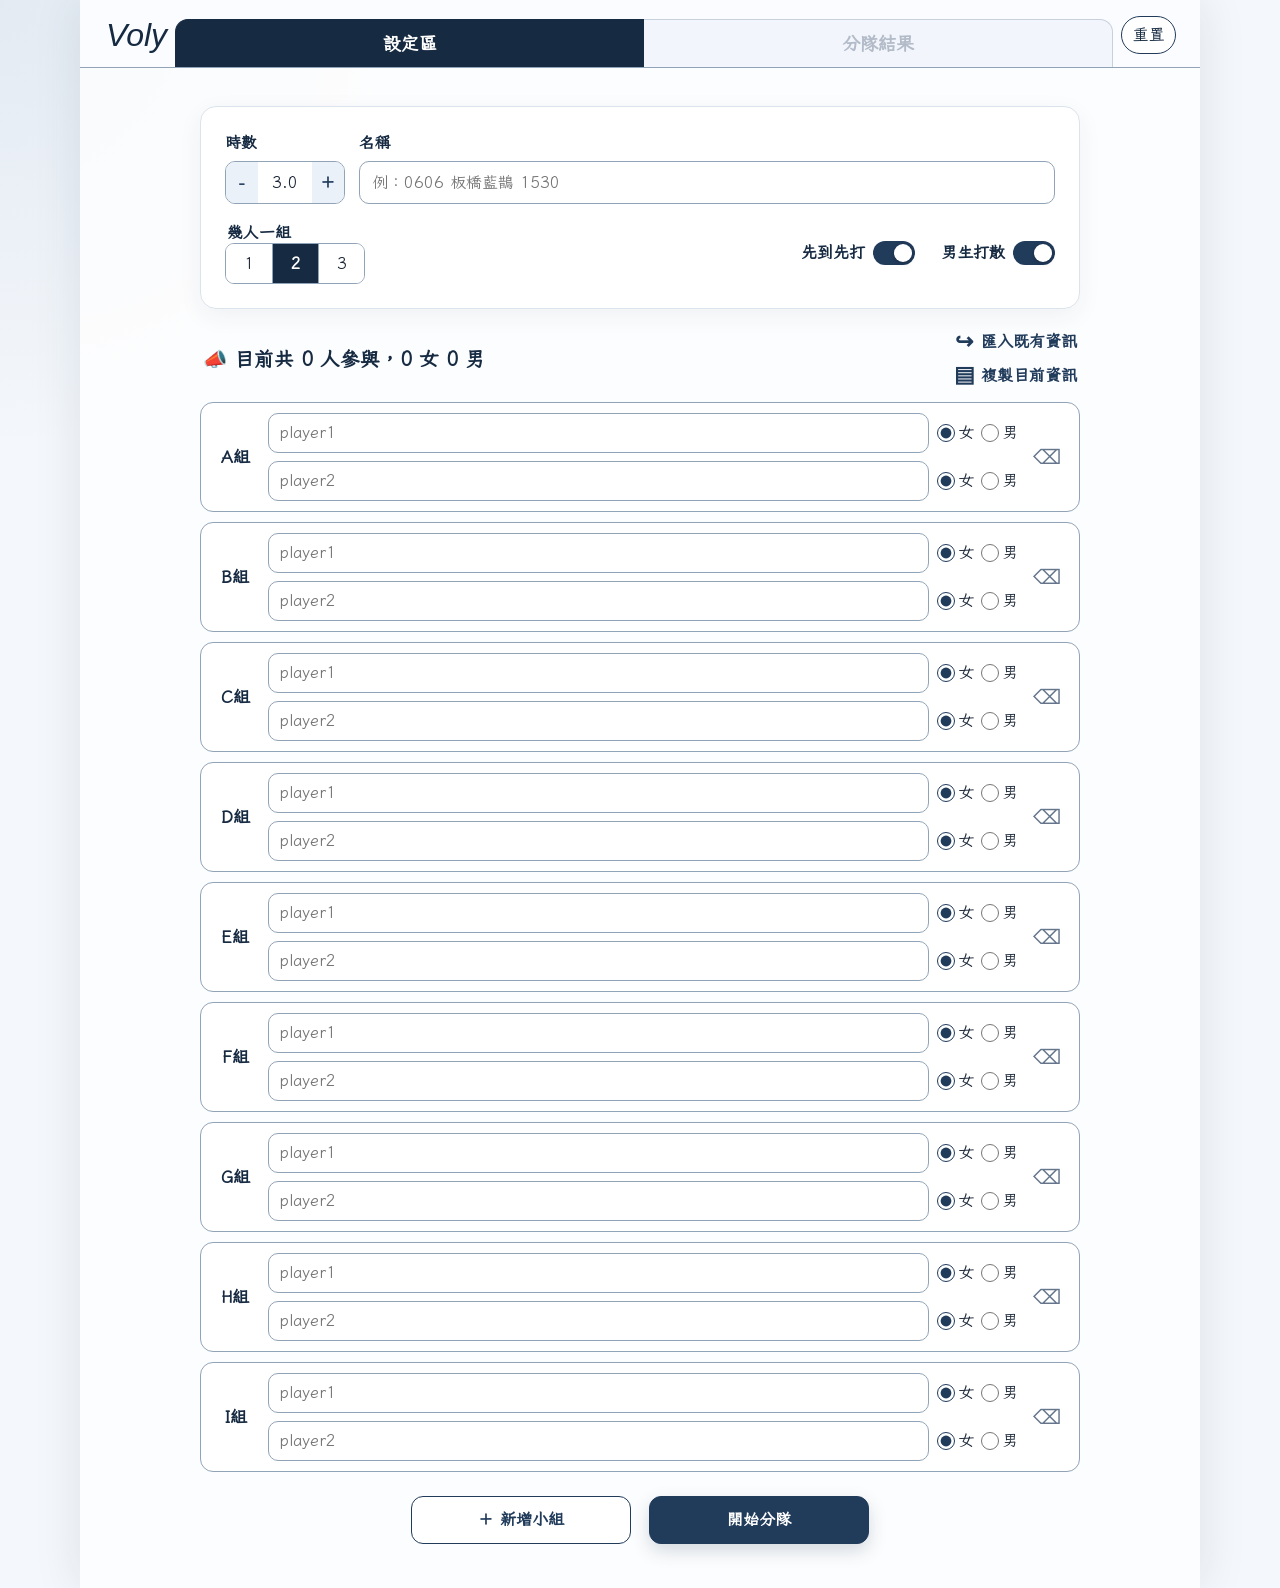
<file: ai_work/Code/index.html>
<!doctype html>
<html lang="zh-Hant-TW">
<head>
  <meta charset="utf-8">
  <meta name="viewport" content="width=device-width, initial-scale=1, viewport-fit=cover">
  <meta name="theme-color" content="#f4f7fb">
  <meta name="description" content="Voly 排球分隊器：依名單與設定產生公平、可重現的上場順序。">
  <title>Voly｜排球分隊器</title>
  <link rel="stylesheet" href="style.css">
</head>
<body>
  <div id="app" class="app-shell">
    <header id="app-header" class="app-header">
      <a class="brand" href="#" id="brand-home" aria-label="回到設定區">Voly</a>
      <nav class="tab-list" aria-label="主要頁籤">
        <button id="setup-tab" class="tab-button is-active" type="button" aria-selected="true">設定區</button>
        <button id="result-tab" class="tab-button" type="button" aria-selected="false" disabled>
          分隊結果<span id="result-stale-dot" class="stale-dot" hidden aria-label="結果已過期"></span>
        </button>
      </nav>
      <button id="reset-button" class="reset-button" type="button">重置</button>
    </header>

    <main id="main-content" class="main-content">
      <section id="setup-view" class="view setup-view" aria-labelledby="setup-tab">
        <div class="page-width">
          <section id="settings-section" class="settings-card" aria-labelledby="settings-title">
            <h1 id="settings-title" class="sr-only">分隊設定</h1>

            <div class="setting-row setting-row-primary">
              <label class="setting-field duration-field" for="duration-input">
                <span class="field-label">時數</span>
                <span class="stepper">
                  <button id="duration-minus" type="button" aria-label="減少半小時">−</button>
                  <input id="duration-input" type="number" min="1" max="6" step="0.5" value="3.0" inputmode="decimal" aria-describedby="duration-help">
                  <button id="duration-plus" type="button" aria-label="增加半小時">＋</button>
                </span>
                <span id="duration-help" class="sr-only">一至六小時，每次增減半小時</span>
              </label>

              <label class="setting-field event-field" for="event-name-input">
                <span class="field-label">名稱</span>
                <input id="event-name-input" class="text-input" type="text" maxlength="20" placeholder="例：0606 板橋藍鵲 1530" autocomplete="off">
              </label>
            </div>

            <div class="setting-row setting-row-secondary">
              <fieldset class="group-size-field">
                <legend class="field-label">幾人一組</legend>
                <div id="group-size-options" class="segmented-control" role="radiogroup" aria-label="幾人一組">
                  <button type="button" data-group-size="1" role="radio" aria-checked="false">1</button>
                  <button type="button" data-group-size="2" role="radio" aria-checked="true" class="is-selected">2</button>
                  <button type="button" data-group-size="3" role="radio" aria-checked="false">3</button>
                </div>
              </fieldset>

              <div class="toggle-fields">
                <label class="toggle-field">
                  <span>先到先打</span>
                  <input id="early-play-input" type="checkbox" checked>
                  <span class="toggle" aria-hidden="true"></span>
                </label>
                <label class="toggle-field">
                  <span>男生打散</span>
                  <input id="spread-men-input" type="checkbox" checked>
                  <span class="toggle" aria-hidden="true"></span>
                </label>
              </div>
            </div>
          </section>

          <section id="input-section" class="input-section" aria-labelledby="roster-heading">
            <div class="input-toolbar">
              <h2 id="roster-heading" class="participant-summary" aria-live="polite">目前共 0 人參與，0 女 0 男</h2>
              <div class="transfer-actions">
                <button id="import-button" class="text-action" type="button" aria-label="匯入既有資訊">
                  <span class="action-icon" aria-hidden="true">↪</span>匯入既有資訊
                </button>
                <button id="copy-button" class="text-action" type="button" aria-label="複製目前資訊">
                  <span class="action-icon" aria-hidden="true">▤</span>複製目前資訊
                </button>
              </div>
            </div>

            <div id="roster-container" class="roster-container" aria-live="polite"></div>

            <div class="setup-actions">
              <button id="add-unit-button" class="secondary-button" type="button">＋ 新增小組</button>
              <button id="start-button" class="primary-button" type="button">開始分隊</button>
            </div>
          </section>
        </div>
      </section>

      <section id="result-view" class="view result-view" aria-labelledby="result-tab" hidden>
        <div class="result-page">
          <div id="stale-result-notice" class="stale-result-notice" hidden>
            名單或設定已變更，目前顯示的是上一次結果。請重新分隊以更新。
          </div>
          <div class="result-meta">
            <p id="result-summary">共 0 人參與，0 女 0 男</p>
            <p id="result-event-name" class="result-event-name"></p>
          </div>
          <div id="result-content" class="result-content"></div>
          <p id="split-notation" class="split-notation" hidden>拆組時以「A·成員名」標示；同一組跨兩側時會顯示雙色。</p>
        </div>
      </section>
    </main>
  </div>

  <div id="modal-root" class="modal-root" hidden>
    <div class="modal-backdrop"></div>
    <section id="modal-dialog" class="modal-dialog" role="dialog" aria-modal="true" aria-labelledby="modal-title">
      <button id="modal-close" class="modal-close" type="button" aria-label="關閉視窗">×</button>
      <div id="modal-icon" class="modal-icon" aria-hidden="true"></div>
      <h2 id="modal-title" class="modal-title"></h2>
      <div id="modal-message" class="modal-message"></div>
      <div id="modal-extra" class="modal-extra"></div>
      <div id="modal-actions" class="modal-actions"></div>
    </section>
  </div>

  <div id="busy-overlay" class="busy-overlay" hidden aria-live="assertive" aria-busy="true">
    <div id="busy-spinner" class="spinner" aria-hidden="true"></div>
    <div id="busy-check" class="busy-check" hidden aria-hidden="true">✓</div>
    <p id="busy-text">分隊中</p>
  </div>

  <div id="toast" class="toast" hidden role="status" aria-live="polite"></div>

  <script src="storage.js" defer></script>
  <script src="scheduler.js" defer></script>
  <script src="interactions.js" defer></script>
  <script src="main.js" defer></script>
</body>
</html>
</file>
<file: ai_work/Code/style.css>
@font-face {
  font-family: "Iansui";
  src: url("../../fonts/Iansui-Regular.ttf") format("truetype");
  font-display: swap;
}

:root {
  --ink: #182434;
  --muted: #65758b;
  --line: #c8d3df;
  --line-strong: #91a3b7;
  --surface: #ffffff;
  --surface-soft: #f4f7fb;
  --surface-blue: #eaf1f8;
  --navy: #213b5b;
  --navy-dark: #162a42;
  --blue: #426b93;
  --blue-pale: #dce9f5;
  --danger: #bd262e;
  --front: #168246;
  --front-soft: #dff3e7;
  --back: #df7134;
  --back-soft: #ffeadc;
  --male: #66b7e9;
  --radius: 16px;
  --shadow: 0 12px 34px rgba(29, 55, 82, 0.12);
  color-scheme: light;
}

* {
  box-sizing: border-box;
}

html {
  min-width: 320px;
  background: #e9eef5;
}

body {
  margin: 0;
  min-width: 320px;
  min-height: 100vh;
  min-height: 100dvh;
  overflow-x: hidden;
  background:
    radial-gradient(circle at top left, rgba(104, 143, 181, 0.12), transparent 28rem),
    var(--surface-soft);
  color: var(--ink);
  font-family: "Iansui", "Noto Sans TC", "PingFang TC", "Microsoft JhengHei", sans-serif;
  line-height: 1.45;
  -webkit-font-smoothing: antialiased;
}

button,
input,
textarea {
  color: inherit;
  font: inherit;
}

button {
  -webkit-tap-highlight-color: transparent;
}

button:not(:disabled) {
  cursor: pointer;
}

button:focus-visible,
input:focus-visible,
textarea:focus-visible {
  outline: 3px solid rgba(66, 107, 147, 0.28);
  outline-offset: 2px;
}

[hidden] {
  display: none !important;
}

.sr-only {
  position: absolute;
  width: 1px;
  height: 1px;
  padding: 0;
  margin: -1px;
  overflow: hidden;
  clip: rect(0, 0, 0, 0);
  white-space: nowrap;
  border: 0;
}

.app-shell {
  width: min(100%, 1120px);
  min-height: 100vh;
  min-height: 100dvh;
  margin: 0 auto;
  background: rgba(255, 255, 255, 0.78);
}

.app-header {
  position: sticky;
  z-index: 50;
  top: 0;
  display: grid;
  grid-template-columns: auto minmax(0, 1fr) auto;
  align-items: end;
  min-height: 68px;
  padding: 10px clamp(10px, 3vw, 24px) 0;
  border-bottom: 1px solid var(--line-strong);
  background: rgba(250, 252, 255, 0.96);
  backdrop-filter: blur(14px);
}

.brand {
  align-self: center;
  padding: 0 8px 7px 2px;
  color: var(--navy-dark);
  font-family: Arial, sans-serif;
  font-size: clamp(1.45rem, 6vw, 2rem);
  font-style: italic;
  text-decoration: none;
}

.tab-list {
  display: grid;
  grid-template-columns: repeat(2, minmax(0, 1fr));
  align-self: end;
  min-width: 0;
}

.tab-button {
  position: relative;
  min-height: 48px;
  padding: 8px 5px;
  border: 1px solid var(--line-strong);
  border-bottom: 0;
  background: var(--surface-blue);
  color: var(--muted);
  font-size: clamp(0.94rem, 4vw, 1.14rem);
  font-weight: 700;
}

.tab-button:first-child {
  border-radius: 13px 0 0 0;
}

.tab-button:nth-child(2) {
  border-left: 0;
  border-radius: 0 13px 0 0;
}

.tab-button.is-active {
  border-color: var(--navy-dark);
  background: var(--navy-dark);
  color: #fff;
}

.tab-button:disabled {
  cursor: not-allowed;
  opacity: 0.48;
}

.stale-dot {
  position: absolute;
  top: 7px;
  right: 7px;
  width: 8px;
  height: 8px;
  border-radius: 50%;
  background: var(--back);
}

.reset-button {
  align-self: center;
  min-width: 55px;
  margin: 0 0 7px 8px;
  padding: 6px 9px;
  border: 1px solid var(--navy);
  border-radius: 999px;
  background: var(--surface);
  color: var(--navy-dark);
  font-size: clamp(0.85rem, 3.8vw, 1rem);
}

.main-content {
  min-height: calc(100dvh - 68px);
}

.page-width,
.result-page {
  width: min(100%, 940px);
  margin: 0 auto;
  padding: clamp(18px, 5vw, 38px) clamp(12px, 4vw, 30px) 44px;
}

.settings-card {
  padding: clamp(15px, 4vw, 24px);
  border: 1px solid #dbe3ec;
  border-radius: var(--radius);
  background: rgba(255, 255, 255, 0.9);
  box-shadow: 0 7px 24px rgba(29, 55, 82, 0.06);
}

.setting-row {
  display: flex;
  gap: 14px;
  align-items: center;
}

.setting-row + .setting-row {
  margin-top: 17px;
}

.setting-row-primary {
  align-items: end;
}

.setting-field {
  display: grid;
  gap: 7px;
}

.duration-field {
  flex: 0 0 auto;
}

.event-field {
  flex: 1 1 auto;
  min-width: 0;
}

.field-label {
  color: var(--navy-dark);
  font-size: 0.98rem;
  font-weight: 700;
  white-space: nowrap;
}

.text-input,
.member-name-input,
.import-textarea {
  width: 100%;
  border: 1px solid var(--line-strong);
  border-radius: 10px;
  background: #fff;
  transition: border-color 150ms ease, box-shadow 150ms ease;
}

.text-input {
  min-height: 43px;
  padding: 8px 12px;
}

.text-input:focus,
.member-name-input:focus,
.import-textarea:focus {
  border-color: var(--blue);
  box-shadow: 0 0 0 3px rgba(66, 107, 147, 0.12);
}

.stepper {
  display: grid;
  grid-template-columns: 32px 54px 32px;
  min-height: 43px;
  overflow: hidden;
  border: 1px solid var(--line-strong);
  border-radius: 10px;
  background: var(--surface);
}

.stepper button {
  border: 0;
  background: var(--surface-blue);
  color: var(--navy);
  font-weight: 700;
}

.stepper input {
  width: 100%;
  padding: 0;
  border: 0;
  background: #fff;
  text-align: center;
  appearance: textfield;
}

.stepper input::-webkit-inner-spin-button,
.stepper input::-webkit-outer-spin-button {
  margin: 0;
  appearance: none;
}

.group-size-field {
  display: flex;
  flex: 0 0 auto;
  gap: 10px;
  align-items: center;
  min-width: 0;
  margin: 0;
  padding: 0;
  border: 0;
}

.segmented-control {
  display: grid;
  grid-template-columns: repeat(3, 46px);
  overflow: hidden;
  border: 1px solid var(--line-strong);
  border-radius: 9px;
}

.segmented-control button {
  min-height: 39px;
  border: 0;
  border-left: 1px solid var(--line-strong);
  background: var(--surface);
}

.segmented-control button:first-child {
  border-left: 0;
}

.segmented-control button.is-selected {
  background: var(--navy-dark);
  color: #fff;
  font-weight: 700;
}

.toggle-fields {
  display: flex;
  flex: 1 1 auto;
  justify-content: flex-end;
  gap: clamp(12px, 4vw, 26px);
}

.toggle-field {
  display: inline-flex;
  gap: 8px;
  align-items: center;
  color: var(--navy-dark);
  font-weight: 700;
  white-space: nowrap;
  cursor: pointer;
}

.toggle-field input {
  position: absolute;
  opacity: 0;
  pointer-events: none;
}

.toggle {
  position: relative;
  width: 42px;
  height: 24px;
  border-radius: 999px;
  background: #a9b7c5;
  transition: background 160ms ease;
}

.toggle::after {
  position: absolute;
  top: 3px;
  left: 3px;
  width: 18px;
  height: 18px;
  border-radius: 50%;
  background: #fff;
  box-shadow: 0 1px 4px rgba(0, 0, 0, 0.28);
  content: "";
  transition: transform 160ms ease;
}

.toggle-field input:checked + .toggle {
  background: var(--navy);
}

.toggle-field input:checked + .toggle::after {
  transform: translateX(18px);
}

.toggle-field input:focus-visible + .toggle {
  outline: 3px solid rgba(66, 107, 147, 0.28);
  outline-offset: 2px;
}

.input-section {
  margin-top: 18px;
}

.input-toolbar {
  display: flex;
  gap: 16px;
  align-items: center;
  justify-content: space-between;
  margin-bottom: 12px;
  padding: 0 3px;
}

.participant-summary {
  margin: 0;
  color: var(--navy-dark);
  font-size: clamp(0.96rem, 4vw, 1.22rem);
}

.participant-summary::before {
  margin-right: 7px;
  content: "📣";
}

.transfer-actions {
  display: grid;
  flex: 0 0 auto;
  gap: 4px;
}

.text-action {
  display: flex;
  gap: 7px;
  align-items: center;
  justify-content: flex-start;
  padding: 3px 0;
  border: 0;
  background: transparent;
  color: var(--navy);
  font-weight: 700;
  white-space: nowrap;
}

.text-action:hover {
  color: var(--blue);
}

.action-icon {
  width: 20px;
  font-family: Arial, sans-serif;
  font-size: 1.4rem;
  line-height: 1;
}

.roster-container {
  display: grid;
  gap: 10px;
}

.group-card,
.solo-roster-card {
  border: 1px solid var(--line-strong);
  border-radius: 13px;
  background: rgba(255, 255, 255, 0.93);
}

.group-card {
  display: grid;
  grid-template-columns: 48px minmax(0, 1fr) 42px;
  gap: 9px;
  align-items: center;
  padding: 10px;
}

.group-label {
  color: var(--navy-dark);
  font-size: 1.05rem;
  font-weight: 800;
  text-align: center;
}

.member-list {
  display: grid;
  min-width: 0;
  gap: 8px;
}

.member-row {
  display: grid;
  grid-template-columns: minmax(0, 1fr) auto;
  gap: 8px;
  align-items: center;
  min-width: 0;
}

.member-name-input {
  min-width: 0;
  min-height: 40px;
  padding: 7px 10px;
}

.gender-options {
  display: flex;
  gap: 7px;
  align-items: center;
  border: 0;
  margin: 0;
  padding: 0;
}

.gender-choice {
  display: inline-flex;
  gap: 3px;
  align-items: center;
  cursor: pointer;
  white-space: nowrap;
}

.gender-choice input {
  width: 18px;
  height: 18px;
  margin: 0;
  accent-color: var(--navy);
}

.delete-unit,
.delete-person {
  display: grid;
  width: 38px;
  height: 38px;
  place-items: center;
  border: 0;
  border-radius: 9px;
  background: transparent;
  color: var(--muted);
  font-family: Arial, sans-serif;
  font-size: 1.28rem;
}

.delete-unit:hover,
.delete-person:hover {
  background: #f8e8ea;
  color: var(--danger);
}

.solo-roster-card {
  display: grid;
  gap: 8px;
  padding: 12px;
}

.solo-roster-card .member-row {
  grid-template-columns: minmax(0, 1fr) auto 38px;
}

.setup-actions {
  display: grid;
  grid-template-columns: repeat(2, minmax(0, 220px));
  gap: 18px;
  justify-content: center;
  margin-top: 24px;
}

.primary-button,
.secondary-button,
.danger-button,
.modal-button {
  min-height: 48px;
  padding: 9px 16px;
  border-radius: 12px;
  font-weight: 800;
}

.primary-button {
  border: 1px solid var(--navy);
  background: var(--navy);
  color: #fff;
  box-shadow: 0 7px 18px rgba(33, 59, 91, 0.18);
}

.primary-button:hover {
  background: var(--navy-dark);
}

.secondary-button,
.modal-button {
  border: 1px solid var(--navy);
  background: #fff;
  color: var(--navy);
}

.secondary-button:disabled {
  opacity: 0.45;
}

.danger-button {
  border: 1px solid #8f151c;
  background: var(--danger);
  color: #fff;
}

.result-page {
  padding-top: 15px;
}

.stale-result-notice {
  margin-bottom: 10px;
  padding: 9px 12px;
  border: 1px solid #d99b78;
  border-radius: 10px;
  background: #fff3eb;
  color: #8d421b;
  font-size: 0.86rem;
  text-align: center;
}

.result-meta {
  display: flex;
  gap: 12px;
  align-items: center;
  justify-content: space-between;
  min-height: 39px;
  margin-bottom: 8px;
  color: var(--navy-dark);
  font-size: clamp(0.85rem, 3.7vw, 1.12rem);
  font-weight: 700;
}

.result-meta p {
  margin: 0;
}

.result-event-name {
  max-width: 48%;
  overflow: hidden;
  text-align: right;
  text-overflow: ellipsis;
  white-space: nowrap;
}

.split-result {
  display: grid;
  grid-template-columns: minmax(0, 43%) minmax(0, 57%);
  gap: 9px;
  height: calc(100dvh - 172px);
  min-height: 390px;
  max-height: 760px;
}

.result-pane {
  min-width: 0;
  overflow-y: auto;
  overscroll-behavior: contain;
  scrollbar-width: thin;
  border: 1px solid var(--line-strong);
  background: #fff;
}

.result-pane-title {
  position: sticky;
  z-index: 5;
  top: 0;
  margin: 0;
  padding: 10px 4px;
  border-bottom: 1px solid var(--line-strong);
  background: #e9eef4;
  color: var(--navy-dark);
  font-size: clamp(0.72rem, 3.2vw, 1rem);
  text-align: center;
}

.result-group-list {
  display: grid;
  gap: 7px;
  padding: 7px;
}

.result-group-card {
  min-width: 0;
  padding: 10px 8px;
  border: 2px solid transparent;
  border-radius: 8px;
  background: var(--surface-soft);
  color: var(--ink);
  font-size: clamp(0.67rem, 2.85vw, 0.92rem);
  line-height: 1.35;
  transition: background 130ms ease, border-color 130ms ease;
}

.result-group-card strong {
  white-space: nowrap;
}

.result-group-card.is-front {
  border-color: var(--front);
  background: var(--front-soft);
}

.result-group-card.is-back {
  border-color: var(--back);
  background: var(--back-soft);
}

.result-group-card.is-split {
  border-color: transparent;
  background: linear-gradient(135deg, var(--front-soft) 0 48%, var(--back-soft) 52% 100%);
  box-shadow: inset 3px 0 var(--front), inset -3px 0 var(--back);
}

.male-dot {
  color: var(--male);
  font-family: Arial, sans-serif;
  font-size: 0.72em;
  vertical-align: 0.2em;
}

.group-shortage,
.team-shortage {
  color: var(--danger);
  font-weight: 800;
}

.schedule-table {
  width: 100%;
  border-collapse: collapse;
  table-layout: fixed;
  font-size: clamp(0.65rem, 2.75vw, 0.92rem);
}

.schedule-table thead {
  position: sticky;
  z-index: 4;
  top: 0;
  background: #e9eef4;
}

.schedule-table th,
.schedule-table td {
  overflow-wrap: anywhere;
  border-bottom: 1px solid var(--line-strong);
  text-align: center;
}

.schedule-table th {
  height: 43px;
  padding: 7px 2px;
  color: var(--navy-dark);
}

.schedule-table th:first-child,
.schedule-table td:first-child {
  width: 28px;
}

.schedule-table td {
  height: 64px;
  padding: 7px 3px;
}

.schedule-row {
  transition: background 130ms ease, box-shadow 130ms ease;
}

.schedule-row.is-clickable:hover {
  background: #f7f9fc;
  cursor: pointer;
}

.schedule-row.is-selected {
  background: #edf2f7;
  box-shadow: inset 3px 0 var(--navy);
}

.front-team {
  color: var(--front);
  font-weight: 800;
}

.back-team {
  color: var(--back);
  font-weight: 800;
}

.placeholder-team {
  color: var(--ink);
  font-weight: 700;
}

.team-entry {
  display: inline;
}

.split-notation {
  margin: 8px 0 0;
  color: var(--muted);
  font-size: 0.75rem;
  text-align: center;
}

.solo-result {
  height: calc(100dvh - 172px);
  min-height: 390px;
  max-height: 760px;
  overflow-y: auto;
  overscroll-behavior: contain;
  border: 1px solid var(--line-strong);
  background: #fff;
}

.solo-result .schedule-table {
  font-size: clamp(0.72rem, 3.2vw, 1rem);
}

.solo-result .schedule-table th:first-child,
.solo-result .schedule-table td:first-child {
  width: 36px;
}

.solo-team-lines {
  display: grid;
  gap: 2px;
}

.solo-team-line {
  display: block;
  overflow: hidden;
  text-overflow: clip;
  white-space: nowrap;
}

.modal-root {
  position: fixed;
  z-index: 100;
  inset: 0;
  display: grid;
  place-items: center;
  padding: 20px;
}

.modal-backdrop {
  position: absolute;
  inset: 0;
  background: rgba(10, 18, 28, 0.72);
}

.modal-dialog {
  position: relative;
  z-index: 1;
  width: min(100%, 480px);
  max-height: min(82dvh, 680px);
  overflow-y: auto;
  padding: 34px 25px 26px;
  border-radius: 18px;
  background: rgba(255, 255, 255, 0.98);
  box-shadow: var(--shadow);
  text-align: center;
}

.modal-close {
  position: absolute;
  top: 7px;
  right: 10px;
  width: 36px;
  height: 36px;
  border: 0;
  background: transparent;
  color: var(--muted);
  font-family: Arial, sans-serif;
  font-size: 1.8rem;
}

.modal-icon {
  color: var(--blue);
  font-size: 2.2rem;
}

.modal-title {
  margin: 4px 0 10px;
  color: var(--navy-dark);
  font-size: 1.3rem;
}

.modal-message {
  color: var(--ink);
  white-space: pre-line;
}

.modal-extra {
  margin-top: 14px;
}

.modal-actions {
  display: grid;
  gap: 9px;
  width: min(100%, 270px);
  margin: 22px auto 0;
}

.import-textarea {
  min-height: 150px;
  padding: 10px;
  resize: vertical;
  text-align: left;
}

.paste-button {
  width: 100%;
  min-height: 42px;
  margin-top: 8px;
  border: 1px dashed var(--blue);
  border-radius: 10px;
  background: var(--surface-blue);
  color: var(--navy);
  font-weight: 700;
}

.paste-status {
  min-height: 21px;
  margin: 5px 0 0;
  color: var(--muted);
  font-size: 0.8rem;
}

.busy-overlay {
  position: fixed;
  z-index: 120;
  inset: 0;
  display: flex;
  gap: 18px;
  align-items: center;
  justify-content: center;
  background: rgba(8, 15, 23, 0.82);
  color: #fff;
  font-size: clamp(1.6rem, 8vw, 2.4rem);
  font-weight: 800;
}

.busy-overlay p {
  margin: 0;
}

.spinner {
  width: 42px;
  height: 42px;
  border: 6px solid rgba(255, 255, 255, 0.3);
  border-top-color: #fff;
  border-radius: 50%;
  animation: spin 700ms linear infinite;
}

.busy-check {
  display: grid;
  width: 52px;
  height: 52px;
  place-items: center;
  border: 4px solid #a8f1d0;
  border-radius: 50%;
  color: #a8f1d0;
  font-family: Arial, sans-serif;
  font-size: 2rem;
}

@keyframes spin {
  to { transform: rotate(360deg); }
}

.toast {
  position: fixed;
  z-index: 140;
  left: 50%;
  bottom: calc(24px + env(safe-area-inset-bottom));
  width: max-content;
  max-width: calc(100% - 32px);
  padding: 10px 17px;
  transform: translateX(-50%);
  border-radius: 999px;
  background: var(--navy-dark);
  box-shadow: var(--shadow);
  color: #fff;
  font-weight: 700;
  text-align: center;
}

@media (max-width: 620px) {
  .app-header {
    min-height: 62px;
    padding-right: 7px;
    padding-left: 9px;
  }

  .brand {
    padding-right: 6px;
    font-size: 1.45rem;
  }

  .tab-button {
    min-height: 44px;
    font-size: 0.98rem;
  }

  .reset-button {
    min-width: 50px;
    margin-left: 5px;
    padding-right: 7px;
    padding-left: 7px;
  }

  .page-width {
    padding-top: 14px;
  }

  .settings-card {
    padding: 13px 11px;
  }

  .setting-row {
    gap: 10px;
  }

  .field-label {
    font-size: 0.88rem;
  }

  .stepper {
    grid-template-columns: 27px 47px 27px;
  }

  .setting-row-secondary {
    align-items: stretch;
    flex-direction: column;
  }

  .group-size-field {
    justify-content: space-between;
  }

  .segmented-control {
    grid-template-columns: repeat(3, 45px);
  }

  .toggle-fields {
    justify-content: space-between;
  }

  .toggle-field {
    gap: 6px;
    font-size: 0.91rem;
  }

  .input-toolbar {
    align-items: flex-start;
  }

  .participant-summary {
    max-width: 55%;
    font-size: 0.92rem;
  }

  .text-action {
    font-size: 0.86rem;
  }

  .group-card {
    grid-template-columns: 35px minmax(0, 1fr) 34px;
    gap: 5px;
    padding: 9px 5px;
  }

  .group-label {
    font-size: 0.92rem;
  }

  .member-row {
    gap: 5px;
  }

  .member-name-input {
    min-height: 38px;
    padding: 6px 8px;
  }

  .gender-options {
    gap: 4px;
    font-size: 0.89rem;
  }

  .gender-choice input {
    width: 16px;
    height: 16px;
  }

  .delete-unit,
  .delete-person {
    width: 32px;
  }

  .solo-roster-card {
    padding: 9px 7px;
  }

  .solo-roster-card .member-row {
    grid-template-columns: minmax(0, 1fr) auto 32px;
  }

  .setup-actions {
    gap: 12px;
  }

  .primary-button,
  .secondary-button {
    padding-right: 8px;
    padding-left: 8px;
    font-size: 0.95rem;
  }

  .result-page {
    padding: 10px 5px 18px;
  }

  .split-result,
  .solo-result {
    height: calc(100dvh - 142px);
    min-height: 340px;
  }

  .result-meta {
    padding: 0 5px;
  }
}

@media (max-width: 370px) {
  .app-header {
    grid-template-columns: 47px minmax(0, 1fr) 46px;
  }

  .brand {
    font-size: 1.25rem;
  }

  .tab-button {
    font-size: 0.85rem;
  }

  .reset-button {
    min-width: 43px;
    padding-right: 4px;
    padding-left: 4px;
    font-size: 0.78rem;
  }

  .setting-row-primary {
    align-items: stretch;
    flex-direction: column;
  }

  .duration-field {
    display: flex;
    align-items: center;
    justify-content: space-between;
  }

  .participant-summary {
    font-size: 0.82rem;
  }

  .text-action {
    font-size: 0.78rem;
  }

  .group-card {
    grid-template-columns: 30px minmax(0, 1fr) 28px;
  }

  .member-row {
    grid-template-columns: minmax(0, 1fr) 76px;
  }

  .gender-options {
    font-size: 0.8rem;
  }

  .result-group-list {
    padding: 4px;
  }

  .result-group-card {
    padding: 8px 4px;
    font-size: 0.64rem;
  }

  .schedule-table {
    font-size: 0.61rem;
  }

  .schedule-table th:first-child,
  .schedule-table td:first-child {
    width: 24px;
  }
}

@media (min-width: 760px) {
  .app-shell {
    box-shadow: 0 0 45px rgba(29, 55, 82, 0.1);
  }

  .result-page {
    width: min(100%, 1050px);
  }
}

@media (prefers-reduced-motion: reduce) {
  *,
  *::before,
  *::after {
    scroll-behavior: auto !important;
    transition-duration: 0.01ms !important;
    animation-duration: 0.01ms !important;
    animation-iteration-count: 1 !important;
  }
}
</file>
